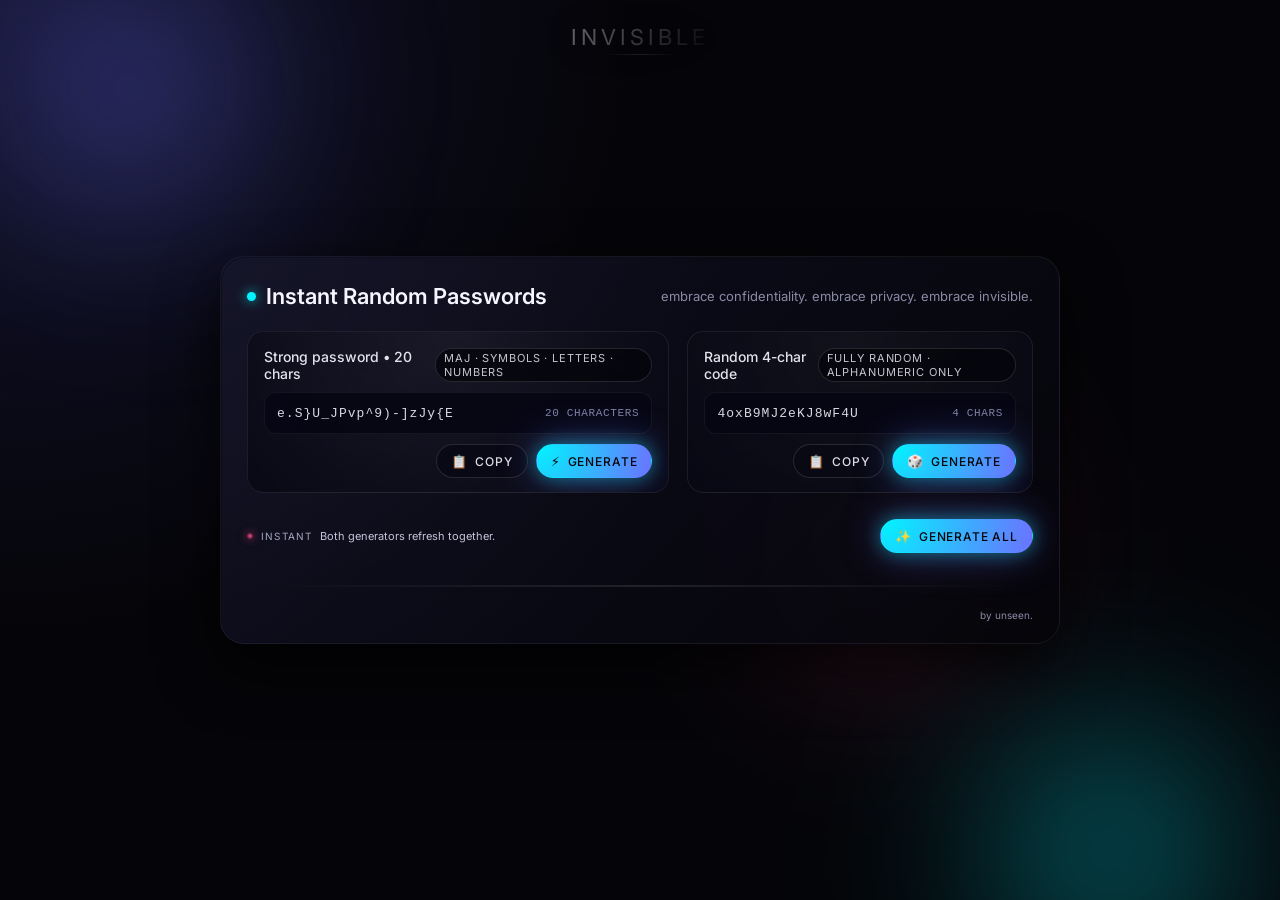
<file: index.html>
<!DOCTYPE html>
<html lang="en">
<head>
  <meta charset="UTF-8" />
  <title>Unseen Passwords</title>
  <meta name="viewport" content="width=device-width, initial-scale=1.0, viewport-fit=cover" />

  <!-- Google Font -->
  <link href="https://fonts.googleapis.com/css2?family=Inter:wght@300;400;500;600;700&display=swap" rel="stylesheet" />

  <style>
    :root {
      --bg-main: #050509;
      --bg-gradient-1: #050509;
      --bg-gradient-2: #101020;
      --accent-1: #6b73ff;
      --accent-2: #00f5ff;
      --accent-danger: #ff4b81;
      --text-main: #f5f5ff;
      --text-muted: #8a8aa5;
      --glass-bg: rgba(12, 12, 25, 0.72);
      --glass-border: rgba(255, 255, 255, 0.08);
      --radius-lg: 24px;
      --radius-md: 16px;
      --transition-fast: 0.18s ease-out;
      --transition-med: 0.28s ease-out;
      --shadow-soft: 0 24px 60px rgba(0, 0, 0, 0.8);
    }

    * {
      box-sizing: border-box;
      margin: 0;
      padding: 0;
    }

    html, body {
      height: 100%;
    }

    body {
      font-family: "Inter", system-ui, -apple-system, BlinkMacSystemFont, sans-serif;
      background: radial-gradient(circle at top left, #141432 0, #050509 40%, #050509 100%);
      color: var(--text-main);
      display: flex;
      align-items: center;
      justify-content: center;
      padding: 20px;
      /* important pour occuper tout l’écran, même en mobile */
      min-height: 100vh;
      /* on laisse défiler si besoin pour éviter les bandes forcées */
      overflow-x: hidden;
      overflow-y: auto;
    }

    /* Subtle animated background blobs (vape-ish) */
    .bg-blur {
      position: fixed;
      inset: 0;
      overflow: hidden;
      z-index: -2;
    }

    .bg-blob {
      position: absolute;
      filter: blur(80px);
      opacity: 0.45;
      mix-blend-mode: screen;
      animation: floatBlob 18s ease-in-out infinite alternate;
    }

    .bg-blob:nth-child(1) {
      width: 420px;
      height: 420px;
      background: radial-gradient(circle, var(--accent-1), transparent 60%);
      top: -120px;
      left: -80px;
    }

    .bg-blob:nth-child(2) {
      width: 420px;
      height: 420px;
      background: radial-gradient(circle, var(--accent-2), transparent 60%);
      bottom: -160px;
      right: -40px;
      animation-delay: 4s;
    }

    .bg-blob:nth-child(3) {
      width: 360px;
      height: 360px;
      background: radial-gradient(circle, #ff4b81, transparent 60%);
      top: 40%;
      left: 55%;
      animation-delay: 8s;
    }

    @keyframes floatBlob {
      0%   { transform: translate3d(0, 0, 0) scale(1); }
      100% { transform: translate3d(40px, -40px, 0) scale(1.05); }
    }

    /* Unseen watermark / logo */
    .watermark {
      position: absolute;
      top: 24px;
      left: 50%;
      transform: translateX(-50%);
      font-size: 22px;
      letter-spacing: 0.18em;
      text-transform: uppercase;
      color: rgba(245, 245, 255, 0.14);
      pointer-events: none;
      user-select: none;
      filter: drop-shadow(0 0 16px rgba(0, 0, 0, 0.8));
    }

    .watermark span {
      background: linear-gradient(120deg, rgba(255, 255, 255, 0.38), rgba(255, 255, 255, 0.02));
      -webkit-background-clip: text;
      background-clip: text;
      color: transparent;
    }

    .watermark::after {
      content: "";
      display: block;
      margin: 4px auto 0;
      width: 72px;
      height: 1px;
      background: linear-gradient(90deg, transparent, rgba(255, 255, 255, 0.25), transparent);
      opacity: 0.4;
    }

    /* Main shell */
    .shell {
      width: 100%;
      max-width: 840px;
      position: relative;
    }

    .card {
      position: relative;
      padding: 26px 26px 22px;
      border-radius: var(--radius-lg);
      background: linear-gradient(135deg, rgba(15, 15, 35, 0.94), rgba(5, 5, 9, 0.92));
      border: 1px solid rgba(255, 255, 255, 0.06);
      box-shadow: var(--shadow-soft);
      backdrop-filter: blur(26px);
      -webkit-backdrop-filter: blur(26px);
      overflow: hidden;
    }

    .card::before {
      content: "";
      position: absolute;
      inset: 1px;
      border-radius: calc(var(--radius-lg) - 1px);
      background: radial-gradient(circle at top left, rgba(255, 255, 255, 0.04), transparent 55%);
      opacity: 0.8;
      pointer-events: none;
    }

    .card-inner {
      position: relative;
      display: flex;
      flex-direction: column;
      gap: 22px;
      z-index: 1;
    }

    .card-header {
      display: flex;
      flex-wrap: wrap;
      align-items: baseline;
      justify-content: space-between;
      gap: 10px;
    }

    .card-title {
      font-size: 22px;
      font-weight: 600;
      display: flex;
      align-items: center;
      gap: 10px;
    }

    .pulse-dot {
      width: 9px;
      height: 9px;
      border-radius: 999px;
      background: var(--accent-2);
      box-shadow: 0 0 12px rgba(0, 245, 255, 0.85);
      animation: pulseDot 1.4s ease-out infinite;
    }

    @keyframes pulseDot {
      0%   { transform: scale(1); opacity: 0.9; }
      70%  { transform: scale(1.6); opacity: 0; }
      100% { transform: scale(1); opacity: 0; }
    }

    .card-subtitle {
      font-size: 13px;
      color: var(--text-muted);
    }

    .rows {
      display: grid;
      grid-template-columns: 1.1fr 0.9fr;
      gap: 18px;
    }

    @media (max-width: 720px) {
      body {
        padding-top: 80px;
        padding-bottom: 40px;
        overflow-x: hidden;
        overflow-y: auto;
      }

      .rows {
        grid-template-columns: 1fr;
      }

      .card {
        padding: 22px 18px 20px;
      }

      .card-title {
        font-size: 19px;
      }
    }

    .panel {
      padding: 16px 16px 14px;
      border-radius: var(--radius-md);
      background: radial-gradient(circle at top, rgba(255, 255, 255, 0.04), rgba(8, 8, 20, 0.9));
      border: 1px solid var(--glass-border);
      backdrop-filter: blur(22px);
      -webkit-backdrop-filter: blur(22px);
      position: relative;
      overflow: hidden;
    }

    .panel::before {
      content: "";
      position: absolute;
      inset: -1px;
      background: linear-gradient(
        135deg,
        rgba(107, 115, 255, 0.12),
        transparent 40%,
        rgba(0, 245, 255, 0.06),
        transparent 80%
      );
      opacity: 0;
      transition: opacity var(--transition-med);
      pointer-events: none;
    }

    .panel:hover::before {
      opacity: 1;
    }

    .panel-header {
      display: flex;
      justify-content: space-between;
      align-items: center;
      margin-bottom: 10px;
      gap: 10px;
    }

    .panel-title {
      font-size: 14px;
      font-weight: 500;
      color: rgba(245, 245, 255, 0.92);
    }

    .chip {
      padding: 2px 8px;
      border-radius: 999px;
      font-size: 11px;
      text-transform: uppercase;
      letter-spacing: 0.08em;
      border: 1px solid rgba(255, 255, 255, 0.12);
      background: rgba(5, 5, 12, 0.8);
      color: rgba(245, 245, 255, 0.8);
    }

    .panel-body {
      display: flex;
      flex-direction: column;
      gap: 10px;
    }

    .output-shell {
      position: relative;
      padding: 10px 12px;
      border-radius: 12px;
      background: rgba(6, 6, 20, 0.88);
      border: 1px solid rgba(255, 255, 255, 0.06);
      font-family: "JetBrains Mono", SFMono-Regular, Menlo, Monaco, Consolas, "Liberation Mono", "Courier New",
        monospace;
      font-size: 13px;
      color: rgba(245, 245, 255, 0.88);
      display: flex;
      align-items: center;
      gap: 10px;
      min-height: 42px;
      overflow: hidden;
    }

    .output-shell[data-empty="true"] {
      color: rgba(172, 172, 190, 0.7);
    }

    .output-text {
      white-space: nowrap;
      overflow: hidden;
      text-overflow: ellipsis;
      flex: 1;
      letter-spacing: 0.08em;
    }

    .output-badge {
      font-size: 11px;
      color: rgba(137, 137, 175, 0.95);
      text-transform: uppercase;
      letter-spacing: 0.06em;
    }

    .controls {
      display: flex;
      justify-content: flex-end;
      gap: 8px;
      flex-wrap: wrap;
    }

    button {
      border: none;
      outline: none;
      cursor: pointer;
      font-family: inherit;
      font-size: 12px;
      font-weight: 500;
      text-transform: uppercase;
      letter-spacing: 0.07em;
      border-radius: 999px;
      padding: 8px 14px;
      display: inline-flex;
      align-items: center;
      gap: 7px;
      position: relative;
      overflow: hidden;
      transition: transform var(--transition-fast), box-shadow var(--transition-fast), background var(--transition-fast),
        border-color var(--transition-fast), color var(--transition-fast);
      background: rgba(10, 10, 26, 0.9);
      border: 1px solid rgba(255, 255, 255, 0.12);
      color: rgba(245, 245, 255, 0.9);
    }

    button span.icon {
      font-size: 13px;
    }

    button.primary {
      background: radial-gradient(circle at top left, var(--accent-2), var(--accent-1));
      border-color: transparent;
      color: #050509;
      box-shadow:
        0 0 18px rgba(0, 245, 255, 0.4),
        0 0 42px rgba(107, 115, 255, 0.45);
    }

    button.primary:hover {
      transform: translateY(-1px);
      box-shadow:
        0 0 26px rgba(0, 245, 255, 0.58),
        0 0 50px rgba(107, 115, 255, 0.6);
    }

    button.secondary {
      background: rgba(10, 10, 22, 0.9);
    }

    button.secondary:hover {
      background: rgba(14, 14, 32, 0.95);
      box-shadow: 0 0 18px rgba(0, 0, 0, 0.7);
      transform: translateY(-1px);
    }

    button:active {
      transform: translateY(0);
      box-shadow: none;
    }

    .copy-toast {
      position: fixed;
      bottom: 22px;
      left: 50%;
      transform: translateX(-50%) translateY(110%);
      padding: 8px 14px;
      border-radius: 999px;
      background: rgba(5, 5, 15, 0.96);
      border: 1px solid rgba(0, 245, 255, 0.42);
      color: rgba(232, 252, 255, 0.95);
      font-size: 11px;
      letter-spacing: 0.08em;
      text-transform: uppercase;
      display: flex;
      align-items: center;
      gap: 6px;
      pointer-events: none;
      opacity: 0;
      z-index: 20;
      box-shadow:
        0 0 20px rgba(0, 245, 255, 0.75),
        0 0 40px rgba(107, 115, 255, 0.75);
      transition: opacity 0.28s ease-out, transform 0.28s ease-out;
    }

    .copy-toast--visible {
      opacity: 1;
      transform: translateX(-50%) translateY(0);
    }

    /* Generate all row */
    .footer-row {
      display: flex;
      align-items: center;
      justify-content: space-between;
      gap: 10px;
      margin-top: 4px;
    }

    .footer-meta {
      display: flex;
      align-items: center;
      gap: 8px;
      font-size: 11px;
      color: var(--text-muted);
    }

    .footer-meta-dot {
      width: 6px;
      height: 6px;
      border-radius: 999px;
      background: radial-gradient(circle, var(--accent-danger), rgba(255, 75, 129, 0));
      box-shadow: 0 0 8px rgba(255, 75, 129, 0.7);
    }

    .footer-meta span.label {
      text-transform: uppercase;
      letter-spacing: 0.12em;
      font-size: 10px;
      color: rgba(183, 183, 210, 0.9);
    }

    .footer-meta span.value {
      color: rgba(216, 216, 240, 0.9);
    }

    .footer-note {
      font-size: 10px;
      color: var(--text-muted);
      text-align: right;
    }

    .footer-note a {
      color: rgba(0, 245, 255, 0.9);
      text-decoration: none;
    }

    .footer-note a:hover {
      text-decoration: underline;
    }

    /* Neon underline bar */
    .neon-bar {
      position: relative;
      margin-top: 10px;
      height: 2px;
      border-radius: 999px;
      background: linear-gradient(90deg, transparent, rgba(255, 255, 255, 0.15), transparent);
      overflow: hidden;
      opacity: 0.7;
    }

    .neon-bar::before {
      content: "";
      position: absolute;
      top: -2px;
      left: -40%;
      width: 40%;
      height: 6px;
      background: linear-gradient(90deg, transparent, var(--accent-2), var(--accent-1), transparent);
      filter: blur(4px);
      animation: sweep 3.2s linear infinite;
    }

    @keyframes sweep {
      0%   { left: -40%; }
      100% { left: 100%; }
    }

    /* Micro keyframes for appearance */
    .fade-in {
      animation: fadeInUp 0.6s ease-out;
    }

    @keyframes fadeInUp {
      0% {
        opacity: 0;
        transform: translateY(12px) scale(0.98);
      }
      100% {
        opacity: 1;
        transform: translateY(0) scale(1);
      }
    }

    .output-shell.bump {
      animation: bump 0.25s ease-out;
    }

    @keyframes bump {
      0%   { transform: scale(1); }
      40%  { transform: scale(1.03); }
      100% { transform: scale(1); }
    }
  </style>
</head>
<body>
  <div class="bg-blur">
    <div class="bg-blob"></div>
    <div class="bg-blob"></div>
    <div class="bg-blob"></div>
  </div>

  <!-- Invisible / subtle UNSEEN display at top -->
  <div class="watermark">
    <span>Invisible</span>
  </div>

  <main class="shell fade-in" aria-label="Unseen password generator">
    <section class="card" role="region">
      <div class="card-inner">
        <header class="card-header">
          <div class="card-title">
            <div class="pulse-dot" aria-hidden="true"></div>
            <span>Instant Random Passwords</span>
          </div>
          <div class="card-subtitle">
            embrace confidentiality. embrace privacy. embrace invisible.
          </div>
        </header>

        <div class="rows">
          <!-- 20-character strong password -->
          <article class="panel" aria-label="20 character strong password">
            <div class="panel-header">
              <h2 class="panel-title">Strong password • 20 chars</h2>
              <span class="chip">Maj · symbols · letters · numbers</span>
            </div>

            <div class="panel-body">
              <div class="output-shell" id="strong-output" data-empty="true" aria-live="polite">
                <div class="output-text" id="strong-text">Click generate to create a strong password.</div>
                <div class="output-badge">20 characters</div>
              </div>

              <div class="controls">
                <button class="secondary" type="button" id="strong-copy">
                  <span class="icon">📋</span>
                  <span>COPY</span>
                </button>
                <button class="primary" type="button" id="strong-generate">
                  <span class="icon">⚡</span>
                  <span>GENERATE</span>
                </button>
              </div>
            </div>
          </article>

          <!-- 4-character alphanumeric code -->
          <article class="panel" aria-label="4 character alphanumeric code">
            <div class="panel-header">
              <h2 class="panel-title">Random 4-char code</h2>
              <span class="chip">Fully random · alphanumeric only</span>
            </div>

            <div class="panel-body">
              <div class="output-shell" id="short-output" data-empty="true" aria-live="polite">
                <div class="output-text" id="short-text">Click generate for a 4-character code.</div>
                <div class="output-badge">4 chars</div>
              </div>

              <div class="controls">
                <button class="secondary" type="button" id="short-copy">
                  <span class="icon">📋</span>
                  <span>COPY</span>
                </button>
                <button class="primary" type="button" id="short-generate">
                  <span class="icon">🎲</span>
                  <span>GENERATE</span>
                </button>
              </div>
            </div>
          </article>
        </div>

        <!-- Generate all + footer -->
        <div class="footer-row">
          <div class="footer-meta">
            <div class="footer-meta-dot"></div>
            <span class="label">Instant</span>
            <span class="value">Both generators refresh together.</span>
          </div>

          <button class="primary" type="button" id="generate-all">
            <span class="icon">✨</span>
            <span>GENERATE ALL</span>
          </button>
        </div>

        <div class="neon-bar"></div>

        <p class="footer-note">
          by unseen.
        </p>
      </div>
    </section>
  </main>

  <!-- Copy toast -->
  <div class="copy-toast" id="copy-toast">
    <span class="icon">✓</span>
    <span>COPIED</span>
  </div>

  <script>
    // Character sets
    const upper = "ABCDEFGHIJKLMNOPQRSTUVWXYZ";
    const lower = "abcdefghijklmnopqrstuvwxyz";
    const numbers = "0123456789";
    const symbols = "!@#$%^&*()-_=+[]{};:,.<>/?";

    const alphaNum = upper + lower + numbers;

    const strongOutput = document.getElementById("strong-output");
    const strongText = document.getElementById("strong-text");
    const shortOutput = document.getElementById("short-output");
    const shortText = document.getElementById("short-text");

    const strongGenerateBtn = document.getElementById("strong-generate");
    const strongCopyBtn = document.getElementById("strong-copy");
    const shortGenerateBtn = document.getElementById("short-generate");
    const shortCopyBtn = document.getElementById("short-copy");
    const generateAllBtn = document.getElementById("generate-all");

    const copyToast = document.getElementById("copy-toast");
    let copyToastTimeout;

    function getRandomChar(str) {
      const index = Math.floor(Math.random() * str.length);
      return str.charAt(index);
    }

    // Generates a 20-character password including upper, lower, numbers, and symbols
    function generateStrongPassword() {
      const length = 20;
      const allChars = upper + lower + numbers + symbols;

      // Ensure at least one of each category
      let passwordChars = [
        getRandomChar(upper),
        getRandomChar(lower),
        getRandomChar(numbers),
        getRandomChar(symbols),
      ];

      while (passwordChars.length < length) {
        passwordChars.push(getRandomChar(allChars));
      }

      // Shuffle
      for (let i = passwordChars.length - 1; i > 0; i--) {
        const j = Math.floor(Math.random() * (i + 1));
        [passwordChars[i], passwordChars[j]] = [passwordChars[j], passwordChars[i]];
      }

      return passwordChars.join("");
    }

    // Generates a fully random 4-char alphanumeric code (letters and/or numbers, not forced)
    function generateShortCode() {
      const length = 16;
      let code = "";
      for (let i = 0; i < length; i++) {
        code += getRandomChar(alphaNum);
      }
      return code;
    }

    function animateOutput(el) {
      el.classList.remove("bump");
      // Force reflow
      void el.offsetWidth;
      el.classList.add("bump");
    }

    function showCopyToast() {
      if (copyToastTimeout) {
        clearTimeout(copyToastTimeout);
      }
      copyToast.classList.add("copy-toast--visible");
      copyToastTimeout = setTimeout(() => {
        copyToast.classList.remove("copy-toast--visible");
      }, 1600);
    }

    async function copyToClipboard(text) {
      if (!text || !text.trim()) return;
      try {
        await navigator.clipboard.writeText(text);
        showCopyToast();
      } catch (err) {
        console.error("Clipboard error:", err);
      }
    }

    function updateStrong() {
      const pwd = generateStrongPassword();
      strongOutput.dataset.empty = "false";
      strongText.textContent = pwd;
      animateOutput(strongOutput);
    }

    function updateShort() {
      const code = generateShortCode();
      shortOutput.dataset.empty = "false";
      shortText.textContent = code;
      animateOutput(shortOutput);
    }

    // Event listeners
    strongGenerateBtn.addEventListener("click", updateStrong);
    shortGenerateBtn.addEventListener("click", updateShort);

    generateAllBtn.addEventListener("click", () => {
      updateStrong();
      updateShort();
    });

    strongCopyBtn.addEventListener("click", () => {
      copyToClipboard(strongText.textContent);
    });

    shortCopyBtn.addEventListener("click", () => {
      copyToClipboard(shortText.textContent);
    });

    // Instant mode: generate on load
    window.addEventListener("load", () => {
      updateStrong();
      updateShort();
    });
  </script>
</body>
</html>
</file>
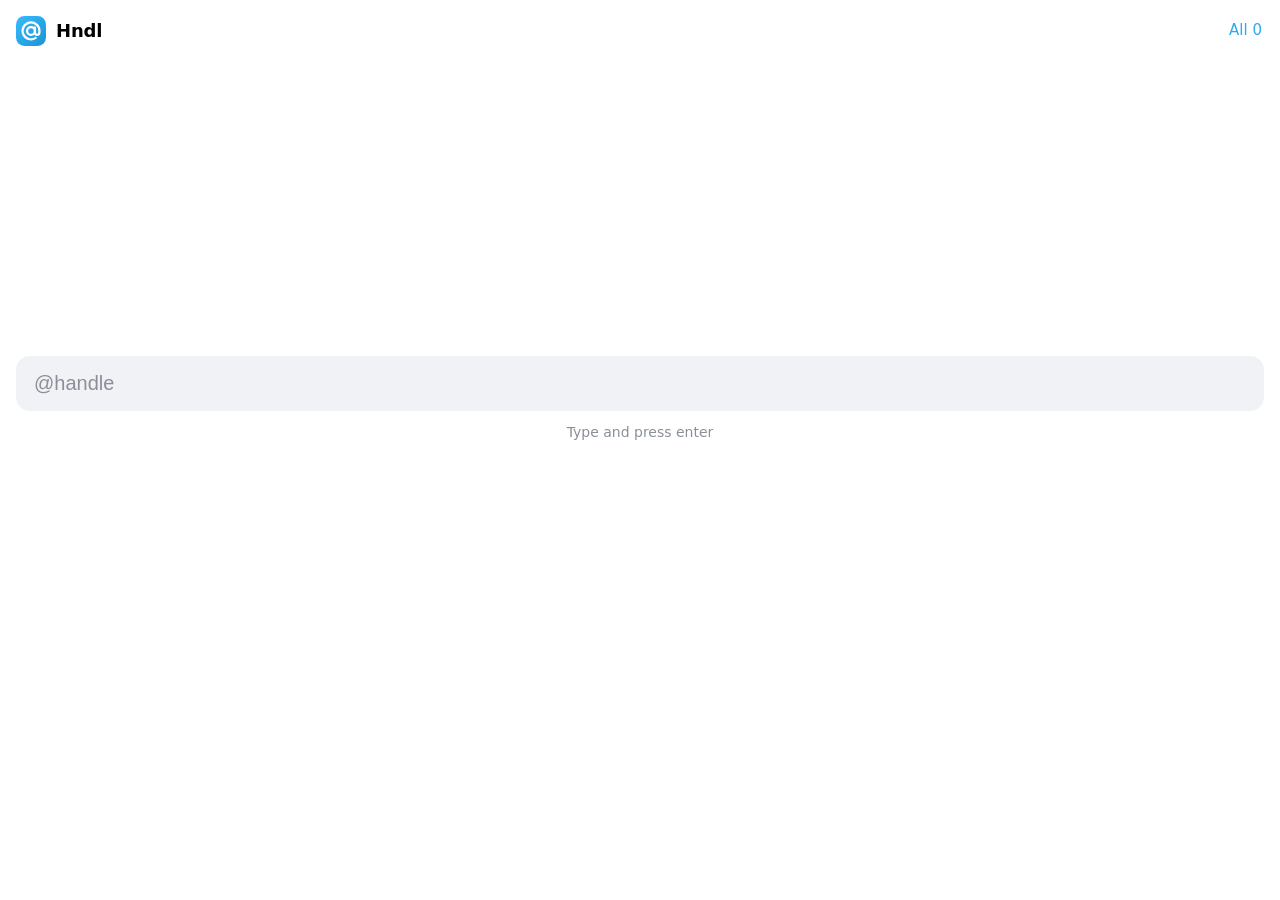
<file: hndl/index.html>
<!doctype html><html lang="en"><head><meta charset="utf-8"><meta name="viewport" content="width=device-width,initial-scale=1,viewport-fit=cover,user-scalable=no"><meta name="theme-color" content="#17212b"><meta name="apple-mobile-web-app-status-bar-style" content="default"><link rel="apple-touch-icon" href="icon.png"><link rel="icon" href="icon.png">
<title>Hndl</title>
<meta name="apple-mobile-web-app-capable" content="yes">
<meta name="apple-mobile-web-app-title" content="Hndl">
<style>[hidden]{display:none!important}*{box-sizing:border-box}body{margin:0;padding-top:env(safe-area-inset-top,0px);padding-bottom:env(safe-area-inset-bottom,0px)}

/* one-screen app: input view + list view, Telegram-like */
:root{--bg:#fff;--bg2:#f1f2f6;--fg:#000;--mut:#8a8f98;--acc:#2aabee;--line:#e6e8ec;--ok:#31b545}
@media (prefers-color-scheme:dark){:root:not([data-theme="light"]){--bg:#17212b;--bg2:#0e1621;--fg:#f5f5f5;--mut:#708499;--acc:#5eb5f7;--line:#22303d;color-scheme:dark}}
:root[data-theme="dark"]{--bg:#17212b;--bg2:#0e1621;--fg:#f5f5f5;--mut:#708499;--acc:#5eb5f7;--line:#22303d;color-scheme:dark}
html,body{height:100%}
body{background:var(--bg);color:var(--fg);font:16px/1.4 -apple-system,BlinkMacSystemFont,"SF Pro Text",system-ui,sans-serif;-webkit-tap-highlight-color:transparent;display:flex;flex-direction:column;padding-left:max(16px,env(safe-area-inset-left,0px));padding-right:max(16px,env(safe-area-inset-right,0px));overflow:hidden}
header{display:flex;align-items:center;justify-content:space-between;padding-block:14px}
.brand{display:flex;align-items:center;gap:10px;font-weight:600;font-size:18px;letter-spacing:-.01em}
.brand svg{width:30px;height:30px;display:block}
button{font:inherit;color:inherit;background:none;border:0;cursor:pointer}
button:focus-visible,input:focus-visible{outline:2px solid var(--acc);outline-offset:2px}
.nav{color:var(--acc);font-size:15px;padding:6px 2px;font-variant-numeric:tabular-nums}
main{flex:1;min-height:0;display:flex;flex-direction:column}
#add{flex:1;display:flex;flex-direction:column;justify-content:center;gap:12px;padding-bottom:18vh}
#in{width:100%;border:0;background:var(--bg2);color:var(--fg);font-size:20px;padding:16px 18px;border-radius:14px;outline:0}
#in::placeholder{color:var(--mut)}
#msg{text-align:center;color:var(--mut);font-size:14px;min-height:20px;transition:color .2s}
#msg.ok{color:var(--ok)}
#list{flex:1;min-height:0;display:flex;flex-direction:column}
#q{width:100%;border:0;background:var(--bg2);color:var(--fg);font-size:16px;padding:10px 14px;border-radius:10px;outline:0;margin-bottom:6px}
ul{list-style:none;margin:0;padding:0;overflow-y:auto;flex:1;-webkit-overflow-scrolling:touch}
li{display:flex;align-items:center;border-bottom:1px solid var(--line)}
li .h{flex:1;min-width:0;text-align:left;padding:15px 2px;font-size:17px;overflow:hidden;text-overflow:ellipsis;white-space:nowrap}
li .h.c{color:var(--ok)}
li .x{color:var(--mut);padding:10px 4px 10px 14px;font-size:20px;line-height:1}
.empty{color:var(--mut);text-align:center;padding:40px 0;font-size:15px}
</style></head><body>

<header>
  <div class="brand">
    <svg viewBox="0 0 32 32" aria-hidden="true"><defs><linearGradient id="g" x1="0" y1="0" x2="1" y2="1"><stop offset="0" stop-color="#37bbfe"/><stop offset="1" stop-color="#1d93d2"/></linearGradient></defs><rect width="32" height="32" rx="9" fill="url(#g)"/><circle cx="16" cy="16" r="4.2" fill="none" stroke="#fff" stroke-width="2.4"/><path d="M20.2 12v5.6c0 1.6 1 2.6 2.4 2.6s2.4-1 2.4-3.4V16a9 9 0 1 0-4 7.4" fill="none" stroke="#fff" stroke-width="2.4" stroke-linecap="round"/></svg>
    Hndl
  </div>
  <button class="nav" id="tog">All <span id="n">0</span></button>
</header>

<main>
  <section id="add">
    <input id="in" placeholder="@handle" autocomplete="off" autocapitalize="off" autocorrect="off" spellcheck="false" enterkeyhint="done">
    <div id="msg">Type and press enter</div>
  </section>
  <section id="list" hidden>
    <input id="q" placeholder="Search" autocomplete="off" autocapitalize="off" spellcheck="false">
    <ul id="ul"></ul>
  </section>
</main>

<script>
const $=id=>document.getElementById(id),K='hndl';
let items=[],db=null,col=null;
try{items=JSON.parse(localStorage.getItem(K))||[]}catch(e){}
const save=()=>{try{localStorage.setItem(K,JSON.stringify(items))}catch(e){}};
const norm=s=>{s=s.trim().replace(/^https?:\/\/(t\.me|telegram\.me)\//i,'').replace(/\s+/g,'');if(!s)return'';return s[0]=='@'?s:'@'+s};
const key=h=>h.toLowerCase().replace(/[^a-z0-9_]/g,'_').slice(0,80)||'_';

function render(){
  $('n').textContent=items.length;
  if($('list').hidden)return;
  const q=$('q').value.trim().toLowerCase(),ul=$('ul');
  const v=items.filter(i=>!q||i.h.toLowerCase().includes(q));
  ul.textContent='';
  if(!v.length){ul.innerHTML='<li class="empty" style="border:0;display:block">'+(items.length?'No match':'Nothing saved yet')+'</li>';return}
  const f=document.createDocumentFragment();
  for(const i of v){
    const li=document.createElement('li');
    const b=document.createElement('button');b.className='h';b.textContent=i.h;b.onclick=()=>copy(i.h,b);
    const x=document.createElement('button');x.className='x';x.textContent='×';x.setAttribute('aria-label','Delete '+i.h);x.onclick=()=>del(i.h);
    li.append(b,x);f.append(li);
  }
  ul.append(f);
}
function copy(t,b){
  const done=()=>{b.classList.add('c');b.textContent='Copied';setTimeout(()=>{b.classList.remove('c');b.textContent=t},700)};
  if(navigator.clipboard)navigator.clipboard.writeText(t).then(done,()=>fallback(t,done));else fallback(t,done);
}
function fallback(t,done){const a=document.createElement('textarea');a.value=t;a.style.position='fixed';a.style.opacity='0';document.body.append(a);a.select();try{document.execCommand('copy');done()}catch(e){}a.remove()}
function del(h){items=items.filter(i=>i.h!==h);save();render();col&&col.doc(key(h)).delete().catch(()=>{})}
function add(raw){
  const h=norm(raw),m=$('msg');if(!h)return;
  if(items.some(i=>i.h.toLowerCase()==h.toLowerCase())){m.className='';m.textContent=h+' already saved';return}
  const it={h,t:Date.now()};items.unshift(it);save();render();
  m.className='ok';m.textContent='Saved '+h;clearTimeout(add.t);add.t=setTimeout(()=>{m.className='';m.textContent='Type and press enter'},1400);
  col&&col.doc(key(h)).set(it).catch(()=>{});
}
$('in').addEventListener('keydown',e=>{if(e.key=='Enter'){e.preventDefault();add(e.target.value);e.target.value=''}});
$('q').addEventListener('input',render);
$('tog').onclick=()=>{const l=$('list').hidden;$('list').hidden=!l;$('add').hidden=l;$('tog').firstChild.textContent=l?'Add ':'All ';$('n').hidden=l;if(l){$('q').value='';render()}else $('in').focus()};
render();$('in').focus();

/* sync to your private cloud store when available */
(async()=>{try{
  if(!window.claude)return;
  const [d,u]=await Promise.all([claude.use('db'),claude.use('user')]);if(!d||!u)return;
  const id=await u.id();if(!id)return;
  col=d.collection('data/users/'+id);
  col.orderBy('t','desc').onSnapshot(s=>{
    const remote=s.docs.map(x=>x.data()).filter(x=>x&&x.h);
    const seen=new Set(remote.map(x=>x.h.toLowerCase()));
    const local=items.filter(i=>!seen.has(i.h.toLowerCase()));
    if(s.metadata&&!s.metadata.fromCache)local.forEach(i=>col.doc(key(i.h)).set(i).catch(()=>{}));
    items=[...remote,...local].sort((a,b)=>b.t-a.t);save();render();
  },()=>{});
}catch(e){}})();
</script>
</body></html>
</file>
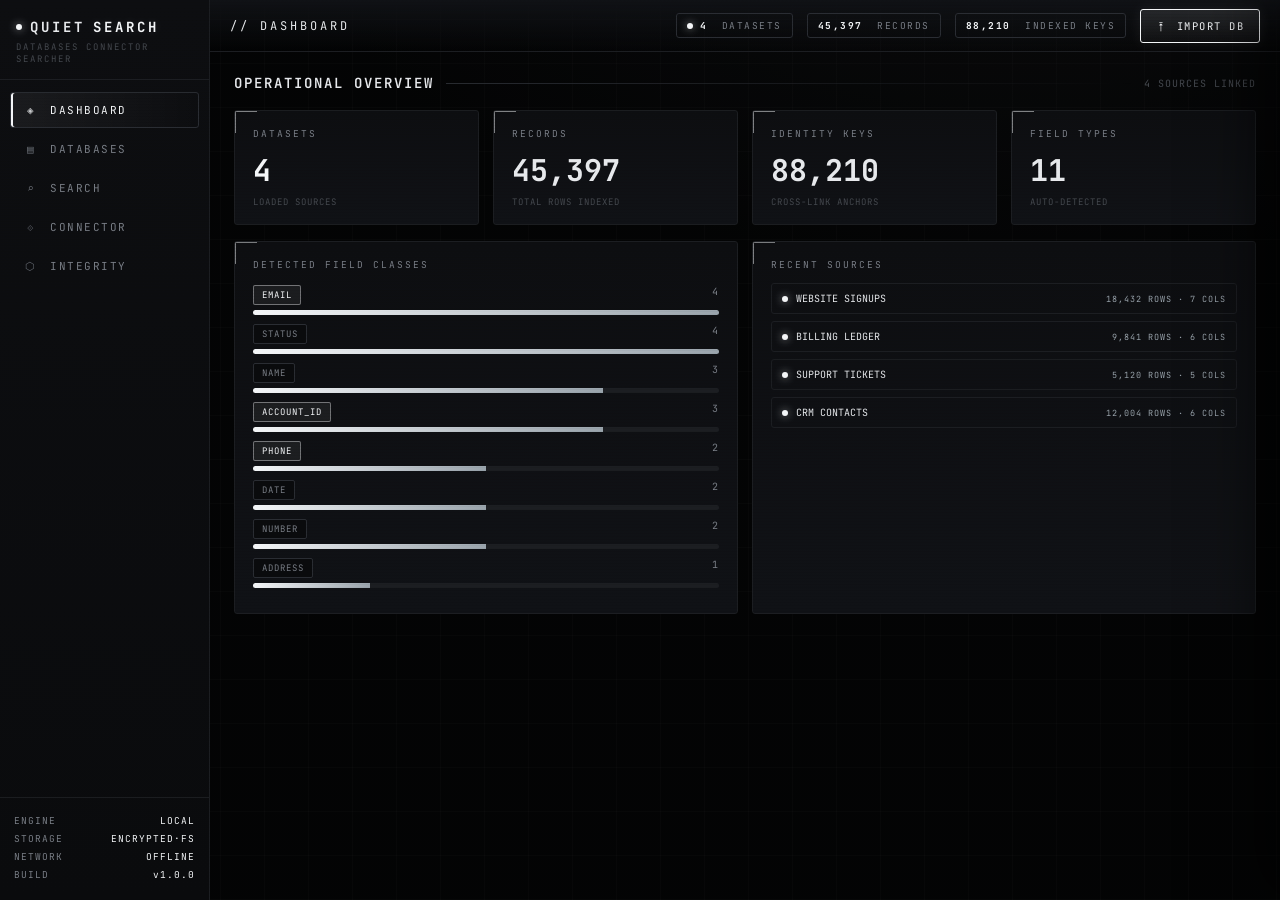
<file: app/web/index.html>
<!DOCTYPE html>
<html lang="en">
<head>
<meta charset="UTF-8"/>
<meta name="viewport" content="width=device-width,initial-scale=1"/>
<title>QUIET SEARCH</title>
<link href="https://fonts.googleapis.com/css2?family=Inter:wght@300;400;500;600;700&family=JetBrains+Mono:wght@400;500;700&display=swap" rel="stylesheet"/>
<link rel="stylesheet" href="style.css"/>
</head>
<body>
<div class="app">
  <!-- SIDEBAR -->
  <aside class="side">
    <div class="brand">
      <div class="mark"><span class="dot"></span>QUIET <b>SEARCH</b></div>
      <div class="sub">Databases Connector Searcher</div>
    </div>
    <nav class="nav" id="nav">
      <button data-view="dash" class="on"><span class="ic">◈</span>Dashboard</button>
      <button data-view="db"><span class="ic">▤</span>Databases</button>
      <button data-view="search"><span class="ic">⌕</span>Search</button>
      <button data-view="conn"><span class="ic">⟐</span>Connector</button>
      <button data-view="integ"><span class="ic">⬡</span>Integrity</button>
    </nav>
    <div class="sysbox">
      <div class="row"><span class="k">ENGINE</span><span class="v">LOCAL</span></div>
      <div class="row"><span class="k">STORAGE</span><span class="v">ENCRYPTED·FS</span></div>
      <div class="row"><span class="k">NETWORK</span><span class="v">OFFLINE</span></div>
      <div class="row"><span class="k">BUILD</span><span class="v" id="ver">v1.0.0</span></div>
    </div>
  </aside>

  <!-- MAIN -->
  <main class="main">
    <div class="topbar">
      <div class="title">// <span id="crumb">DASHBOARD</span> <span class="tag" id="crumbTag"></span></div>
      <div class="spacer"></div>
      <div class="pill"><span class="dot"></span><b id="pStat">0</b>&nbsp;DATASETS</div>
      <div class="pill"><b id="pRec">0</b>&nbsp;RECORDS</div>
      <div class="pill"><b id="pIdx">0</b>&nbsp;INDEXED KEYS</div>
      <button class="btn primary" id="importBtn"><span>⭱</span> Import DB</button>
    </div>
    <section class="view" id="view"></section>
  </main>
</div>

<!-- record drawer -->
<div class="drawer" id="drawer">
  <div class="dh"><h3 id="drawerTitle">RECORD</h3><button class="xbtn" id="drawerX">✕</button></div>
  <div class="db" id="drawerBody"></div>
</div>

<div class="toast-wrap" id="toasts"></div>
<div class="scan"></div>
<script src="app.js"></script>
</body>
</html>
</file>
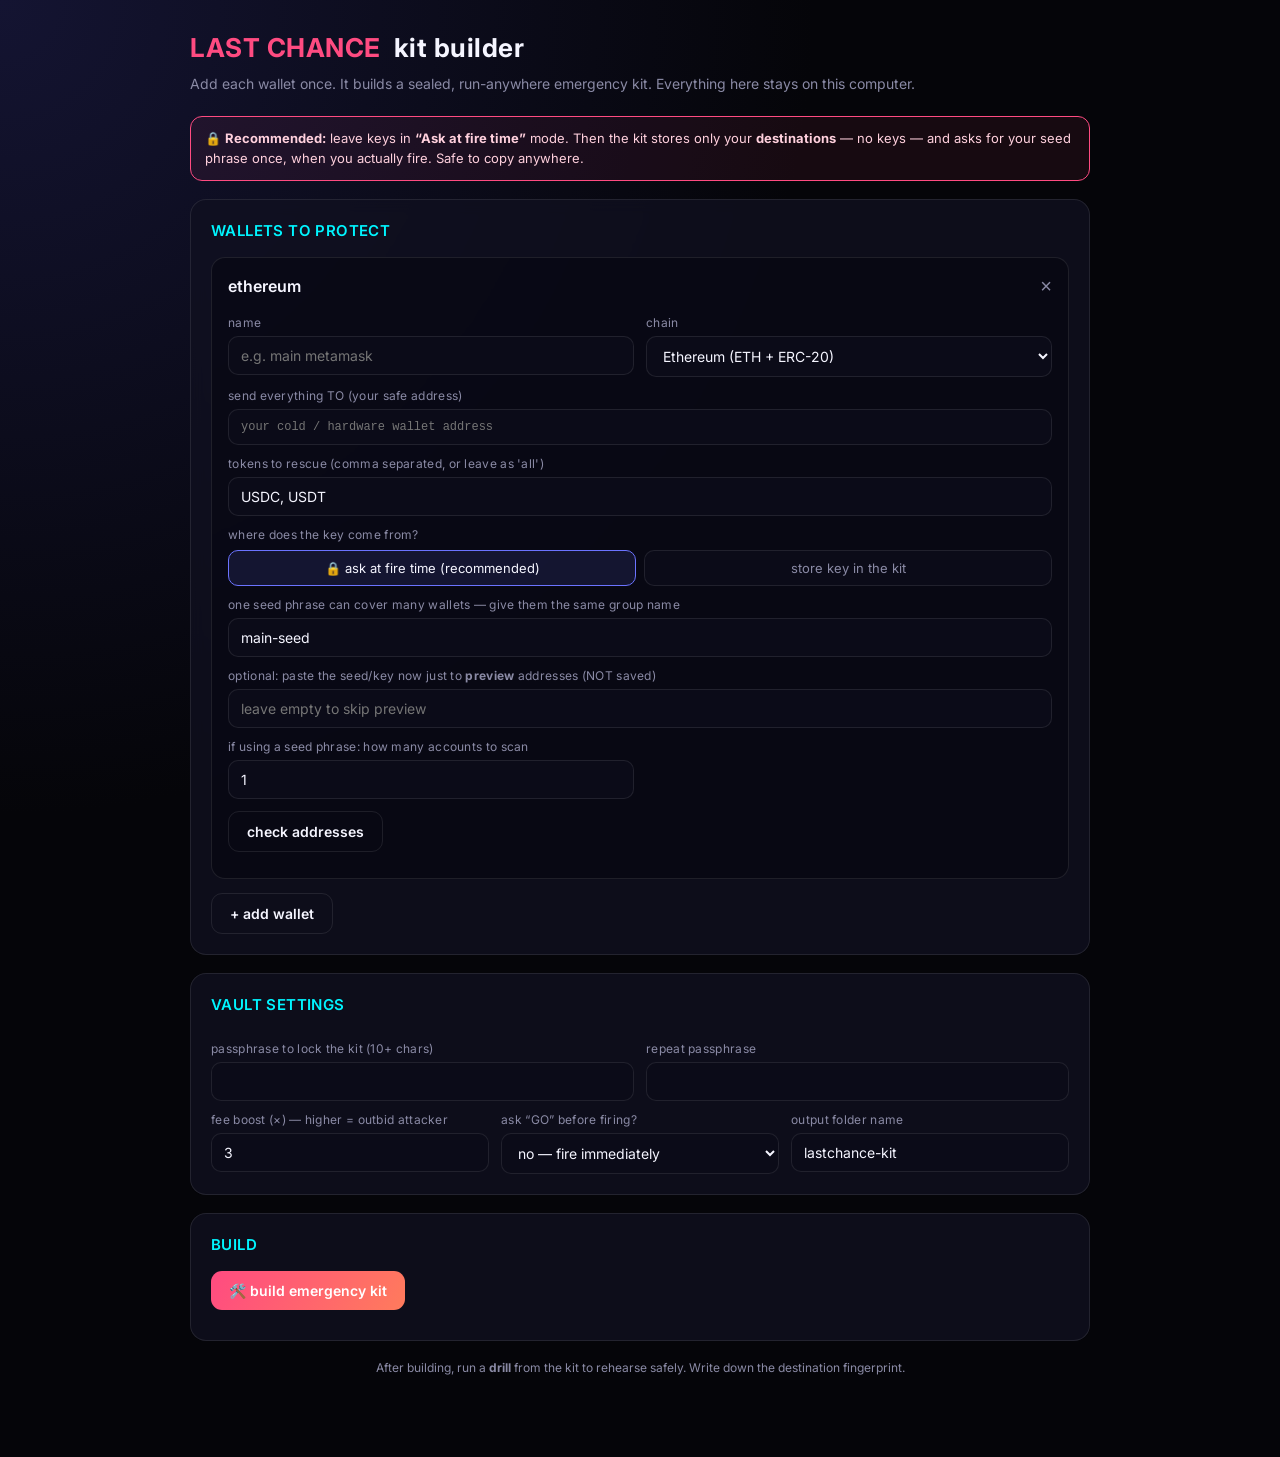
<file: lastchance/lastchance/web/dashboard.html>
<!DOCTYPE html>
<html lang="en">
<head>
<meta charset="UTF-8" />
<meta name="viewport" content="width=device-width, initial-scale=1.0" />
<title>LAST CHANCE — kit builder</title>
<link href="https://fonts.googleapis.com/css2?family=Inter:wght@300;400;500;600;700&display=swap" rel="stylesheet" />
<style>
  :root{
    --bg:#050509; --bg2:#101020; --card:rgba(16,16,32,.75); --border:rgba(255,255,255,.09);
    --a1:#6b73ff; --a2:#00f5ff; --danger:#ff4b81; --ok:#28e0a8; --warn:#ffcf5c;
    --text:#f5f5ff; --muted:#8a8aa5; --radius:16px;
  }
  *{box-sizing:border-box;margin:0;padding:0}
  body{font-family:Inter,system-ui,sans-serif;background:radial-gradient(circle at top left,#141432 0,#050509 42%,#050509);
       color:var(--text);min-height:100vh;padding:28px 16px 80px;line-height:1.5}
  .wrap{max-width:900px;margin:0 auto}
  h1{font-weight:700;font-size:26px;letter-spacing:.5px}
  h1 .lc{color:var(--danger)}
  .sub{color:var(--muted);margin:6px 0 22px;font-size:14px}
  .card{background:var(--card);border:1px solid var(--border);border-radius:var(--radius);
        padding:20px;margin-bottom:18px;backdrop-filter:blur(8px)}
  .card h2{font-size:15px;font-weight:600;margin-bottom:14px;color:var(--a2);letter-spacing:.4px;text-transform:uppercase}
  label{display:block;font-size:12px;color:var(--muted);margin:10px 0 4px;letter-spacing:.3px}
  input,select{width:100%;background:#0b0b18;border:1px solid var(--border);border-radius:10px;
        color:var(--text);padding:10px 12px;font-family:inherit;font-size:14px;outline:none}
  input:focus,select:focus{border-color:var(--a1)}
  .row{display:grid;grid-template-columns:1fr 1fr;gap:12px}
  .row3{display:grid;grid-template-columns:1fr 1fr 1fr;gap:12px}
  .btn{background:linear-gradient(120deg,var(--a1),var(--a2));color:#06060e;border:none;border-radius:11px;
        padding:11px 18px;font-weight:600;font-size:14px;cursor:pointer;font-family:inherit}
  .btn:hover{opacity:.9}
  .btn.ghost{background:transparent;border:1px solid var(--border);color:var(--text)}
  .btn.danger{background:linear-gradient(120deg,var(--danger),#ff7b5c);color:#fff}
  .btn:disabled{opacity:.5;cursor:not-allowed}
  .wallet{border:1px solid var(--border);border-radius:14px;padding:16px;margin-bottom:14px;background:rgba(8,8,18,.6)}
  .wallet .head{display:flex;justify-content:space-between;align-items:center;margin-bottom:6px}
  .wallet .head .name{font-weight:600}
  .x{background:none;border:none;color:var(--muted);cursor:pointer;font-size:20px;line-height:1}
  .x:hover{color:var(--danger)}
  .pill{display:inline-block;font-size:11px;padding:2px 8px;border-radius:20px;border:1px solid var(--border);color:var(--muted)}
  .seg{display:flex;gap:8px;margin-top:6px}
  .seg button{flex:1;background:#0b0b18;border:1px solid var(--border);color:var(--muted);border-radius:10px;
        padding:9px;cursor:pointer;font-family:inherit;font-size:13px}
  .seg button.on{border-color:var(--a1);color:var(--text);background:rgba(107,115,255,.12)}
  .note{font-size:12px;color:var(--muted);margin-top:8px}
  .result{font-size:13px;margin-top:10px;white-space:pre-wrap;word-break:break-all}
  .addr{font-family:ui-monospace,Menlo,monospace;font-size:12px;color:var(--a2)}
  .bad{color:var(--danger)} .good{color:var(--ok)} .warnc{color:var(--warn)}
  .hide{display:none}
  .foot{color:var(--muted);font-size:12px;text-align:center;margin-top:18px}
  .banner{border:1px solid var(--danger);border-radius:12px;padding:12px 14px;margin-bottom:18px;
        font-size:13px;color:#ffd0dd;background:rgba(255,75,129,.07)}
</style>
</head>
<body>
<div class="wrap">
  <h1><span class="lc">LAST&nbsp;CHANCE</span> &nbsp;kit builder</h1>
  <p class="sub">Add each wallet once. It builds a sealed, run-anywhere emergency kit. Everything here stays on this computer.</p>

  <div class="banner">🔒 <b>Recommended:</b> leave keys in <b>“Ask at fire time”</b> mode. Then the kit stores only your
  <b>destinations</b> — no keys — and asks for your seed phrase once, when you actually fire. Safe to copy anywhere.</div>

  <div class="card">
    <h2>Wallets to protect</h2>
    <div id="wallets"></div>
    <button class="btn ghost" onclick="addWallet()">+ add wallet</button>
  </div>

  <div class="card">
    <h2>Vault settings</h2>
    <div class="row">
      <div><label>passphrase to lock the kit (10+ chars)</label><input id="pass" type="password" autocomplete="new-password"></div>
      <div><label>repeat passphrase</label><input id="pass2" type="password" autocomplete="new-password"></div>
    </div>
    <div class="row3">
      <div><label>fee boost (×) — higher = outbid attacker</label><input id="boost" type="number" value="3" min="1" step="0.5"></div>
      <div><label>ask “GO” before firing?</label>
        <select id="confirm"><option value="false">no — fire immediately</option><option value="true">yes — type GO first</option></select></div>
      <div><label>output folder name</label><input id="outdir" value="lastchance-kit"></div>
    </div>
  </div>

  <div class="card">
    <h2>Build</h2>
    <button class="btn danger" id="buildBtn" onclick="build()">🛠️  build emergency kit</button>
    <div class="result" id="buildResult"></div>
  </div>

  <p class="foot">After building, run a <b>drill</b> from the kit to rehearse safely. Write down the destination fingerprint.</p>
</div>

<script>
const T = new URLSearchParams(location.search).get('t');
const CHAINS = [
  ['ethereum','Ethereum (ETH + ERC-20)',true],['bsc','BNB Smart Chain (BNB + BEP-20)',true],
  ['polygon','Polygon',true],['arbitrum','Arbitrum',true],['base','Base',true],['optimism','Optimism',true],
  ['avalanche','Avalanche',true],['bitcoin','Bitcoin (BTC)',false],['litecoin','Litecoin (LTC)',false],
  ['dogecoin','Dogecoin (DOGE)',false],['solana','Solana (SOL + SPL)','sol'],['tron','TRON (TRX + TRC-20)',true],
  ['xrp','XRP',false]
];
const TOKEN_CHAINS = new Set(['ethereum','bsc','polygon','arbitrum','base','optimism','avalanche','tron']);
let seq = 0;
const wallets = {};

function opt(c){return CHAINS.map(([v,l])=>`<option value="${v}" ${v===c?'selected':''}>${l}</option>`).join('')}

function addWallet(preset){
  const id = 'w'+(seq++);
  wallets[id] = {mode:'ask'};
  const el = document.createElement('div');
  el.className='wallet'; el.id=id;
  el.innerHTML = `
    <div class="head"><span class="name" id="${id}-title">new wallet</span>
      <button class="x" onclick="delWallet('${id}')">&times;</button></div>
    <div class="row">
      <div><label>name</label><input id="${id}-name" placeholder="e.g. main metamask" oninput="refresh('${id}')"></div>
      <div><label>chain</label><select id="${id}-chain" onchange="refresh('${id}')">${opt('ethereum')}</select></div>
    </div>
    <label>send everything TO (your safe address)</label>
    <input id="${id}-to" class="addr" placeholder="your cold / hardware wallet address" oninput="refresh('${id}')">
    <div id="${id}-tokens-box"><label>tokens to rescue (comma separated, or leave as 'all')</label>
      <input id="${id}-tokens" placeholder="USDC, USDT" value="USDC, USDT"></div>
    <label>where does the key come from?</label>
    <div class="seg">
      <button type="button" id="${id}-m-ask" class="on" onclick="setMode('${id}','ask')">🔒 ask at fire time (recommended)</button>
      <button type="button" id="${id}-m-store" onclick="setMode('${id}','store')">store key in the kit</button>
    </div>
    <div id="${id}-askbox">
      <label>one seed phrase can cover many wallets — give them the same group name</label>
      <input id="${id}-ask" value="main-seed" oninput="refresh('${id}')">
      <label>optional: paste the seed/key now just to <b>preview</b> addresses (NOT saved)</label>
      <input id="${id}-preview" type="password" placeholder="leave empty to skip preview">
    </div>
    <div id="${id}-storebox" class="hide">
      <label>seed phrase (12/24 words) or private key — WILL be stored encrypted in the kit</label>
      <input id="${id}-secret" type="password" placeholder="word1 word2 ... / 0x... / WIF / base58">
    </div>
    <div id="${id}-adv" class="row"></div>
    <div style="margin-top:12px"><button class="btn ghost" onclick="preview('${id}')">check addresses</button></div>
    <div class="result" id="${id}-res"></div>`;
  document.getElementById('wallets').appendChild(el);
  refresh(id);
}

function delWallet(id){ delete wallets[id]; document.getElementById(id).remove(); }

function setMode(id,m){
  wallets[id].mode=m;
  document.getElementById(id+'-m-ask').classList.toggle('on',m==='ask');
  document.getElementById(id+'-m-store').classList.toggle('on',m==='store');
  document.getElementById(id+'-askbox').classList.toggle('hide',m!=='ask');
  document.getElementById(id+'-storebox').classList.toggle('hide',m!=='store');
}

function refresh(id){
  const chain = document.getElementById(id+'-chain').value;
  const name = document.getElementById(id+'-name').value || chain;
  document.getElementById(id+'-title').textContent = name;
  document.getElementById(id+'-tokens-box').style.display = TOKEN_CHAINS.has(chain) ? '' :
      (chain==='solana' ? '' : 'none');
  if(chain==='solana'){ document.getElementById(id+'-tokens').value = document.getElementById(id+'-tokens').value || 'all'; }
  // advanced fields: accounts (evm/tron via seed) or scan (utxo via seed)
  const adv = document.getElementById(id+'-adv');
  const evm = ['ethereum','bsc','polygon','arbitrum','base','optimism','avalanche','tron'].includes(chain);
  const utxo = ['bitcoin','litecoin','dogecoin'].includes(chain);
  adv.innerHTML = evm ? `<div><label>if using a seed phrase: how many accounts to scan</label>
       <input id="${id}-accounts" type="number" value="1" min="1"></div><div></div>`
    : utxo ? `<div><label>if using a seed phrase: addresses to scan per type</label>
       <input id="${id}-scan" type="number" value="10" min="1"></div><div></div>` : '';
}

function detect(sec){ const w=sec.trim().split(/\s+/); return (w.length>=12 && w.every(x=>/^[a-zA-Z]+$/.test(x))); }

function entry(id, forPreview){
  const g = s=>{const e=document.getElementById(id+'-'+s); return e?e.value.trim():'';};
  const chain = g('chain');
  const e = {name: g('name')||chain, chain, to: g('to')};
  if(TOKEN_CHAINS.has(chain) || chain==='solana'){
    const t = g('tokens');
    if(chain==='solana'){ e.tokens = (t && t!=='all') ? t.split(',').map(x=>x.trim()).filter(Boolean) : 'all'; }
    else if(t) e.tokens = t.split(',').map(x=>x.trim()).filter(Boolean);
  }
  const acc = document.getElementById(id+'-accounts'); if(acc) e.accounts = +acc.value||1;
  const scan = document.getElementById(id+'-scan'); if(scan) e.scan = +scan.value||10;
  if(wallets[id].mode==='store'){
    const sec = g('secret');
    if(sec){ if(detect(sec)) e.mnemonic=sec; else e.key=sec; }
  } else {
    e.ask = g('ask')||'main-seed';
    if(forPreview){ const pv=g('preview'); if(pv){ if(detect(pv)) e.mnemonic=pv; else e.key=pv; delete e.ask; } }
  }
  return e;
}

async function api(path,body){
  const r = await fetch(path+'?t='+encodeURIComponent(T),{method:'POST',headers:{'Content-Type':'application/json','X-Token':T},body:JSON.stringify(body)});
  return r.json();
}

async function preview(id){
  const res = document.getElementById(id+'-res'); res.textContent='checking...';
  const e = entry(id,true);
  if(!e.to){ res.innerHTML='<span class="bad">enter a destination address first</span>'; return; }
  const out = await api('/api/preview', e);
  let html='';
  if(out.dest_ok) html+=`<span class="good">✓ destination valid</span>\n`;
  else html+=`<span class="bad">✗ destination: ${out.dest_error}</span>\n`;
  if(out.error) html+=`<span class="warnc">key not previewed: ${out.error}</span>`;
  else if(out.addresses && out.addresses.length){
    html+='source addresses:\n'+out.addresses.map(a=>`  <span class="addr">${a}</span>`).join('\n');
  } else if(wallets[id].mode==='ask'){ html+='<span class="warnc">no key pasted — addresses will come from your seed at fire time</span>'; }
  res.innerHTML=html;
}

async function build(){
  const r = document.getElementById('buildResult'); const btn=document.getElementById('buildBtn');
  const pass=document.getElementById('pass').value, pass2=document.getElementById('pass2').value;
  if(pass.length<10){ r.innerHTML='<span class="bad">passphrase must be 10+ characters</span>'; return; }
  if(pass!==pass2){ r.innerHTML='<span class="bad">passphrases do not match</span>'; return; }
  const ids=Object.keys(wallets);
  if(!ids.length){ r.innerHTML='<span class="bad">add at least one wallet</span>'; return; }
  const payload={
    passphrase:pass, out_dir:document.getElementById('outdir').value.trim()||'lastchance-kit',
    settings:{fee_boost:+document.getElementById('boost').value||3, confirm:document.getElementById('confirm').value==='true'},
    wallets: ids.map(id=>entry(id,false))
  };
  btn.disabled=true; r.textContent='building...';
  const out=await api('/api/build',payload); btn.disabled=false;
  if(!out.ok){
    r.innerHTML='<span class="bad">could not build:</span>\n'+((out.problems||[out.error]).map(p=>'  • '+p).join('\n'));
    return;
  }
  r.innerHTML=`<span class="good">✓ kit built!</span>
folder: <span class="addr">${out.dir}</span>
zip:    <span class="addr">${out.zip||'(none)'}</span>
destination fingerprint: <b>${out.fingerprint}</b>  — write this down

Copy that folder (or the zip) to any device. To fire: run LASTCHANCE.bat (Windows) or lastchance.sh (Mac/Linux).
Do a <b>drill</b> first to rehearse.`;
}

addWallet();
</script>
</body>
</html>
</file>
<file: app/web/style.css>
:root{
  --bg:#060708;
  --bg2:#0a0b0d;
  --panel:#0d0e11;
  --panel2:#101216;
  --line:#1c1e22;
  --line2:#2a2d33;
  --text:#e7e9ec;
  --muted:#7a7f87;
  --dim:#45494f;
  --accent:#f4f6f8;      /* primary signal — crisp white/silver, not a hue */
  --accent2:#9aa4ac;     /* secondary / links — muted steel gray */
  --amber:#d9a441;       /* reserved for alert/warning counts only */
  --danger:#e24b4b;      /* destructive + sensitive-field flag only */
  --grid:rgba(255,255,255,.028);
  --glow:rgba(244,246,248,.14);
  --mono:"JetBrains Mono","SF Mono",ui-monospace,Menlo,Consolas,monospace;
  --sans:"Inter",-apple-system,"Segoe UI",Roboto,sans-serif;
  --r:3px;   /* global corner radius — sharp, schematic, not rounded */
}
*{box-sizing:border-box;margin:0;padding:0}
html,body{height:100%}
body{
  font-family:var(--sans);
  color:var(--text);
  background:
    linear-gradient(0deg,rgba(0,0,0,.45),rgba(0,0,0,.45)),
    repeating-linear-gradient(0deg,var(--grid) 0 1px,transparent 1px 44px),
    repeating-linear-gradient(90deg,var(--grid) 0 1px,transparent 1px 44px),
    radial-gradient(1200px 600px at 80% -10%,#111214 0%,var(--bg) 60%);
  overflow:hidden;
  user-select:none;
  font-size:13px;
}
.app{display:flex;height:100vh;width:100vw}

/* ---------- sidebar ---------- */
.side{
  width:210px;flex:0 0 210px;
  background:linear-gradient(180deg,var(--panel),var(--bg2));
  border-right:1px solid var(--line);
  display:flex;flex-direction:column;
}
.brand{padding:18px 16px 14px;border-bottom:1px solid var(--line)}
.brand .mark{
  font-family:var(--mono);font-weight:700;letter-spacing:3px;
  font-size:14px;color:var(--text);display:flex;align-items:center;gap:8px;
}
.brand .mark b{color:var(--accent);text-shadow:0 0 10px var(--glow)}
.brand .sub{font-family:var(--mono);font-size:9px;letter-spacing:2px;color:var(--dim);margin-top:5px;text-transform:uppercase}
.dot{width:6px;height:6px;border-radius:50%;background:var(--accent);box-shadow:0 0 8px rgba(244,246,248,.6)}

.nav{padding:12px 10px;display:flex;flex-direction:column;gap:3px}
.nav button{
  all:unset;cursor:pointer;display:flex;align-items:center;gap:11px;
  padding:10px 12px;border-radius:var(--r);color:var(--muted);
  font-family:var(--mono);font-size:11px;letter-spacing:1.5px;text-transform:uppercase;
  border:1px solid transparent;transition:.15s;
}
.nav button .ic{width:16px;text-align:center;opacity:.8}
.nav button:hover{color:var(--text);background:var(--panel2)}
.nav button.on{
  color:var(--accent);background:linear-gradient(90deg,rgba(255,255,255,.06),transparent);
  border-color:var(--line2);box-shadow:inset 2px 0 0 var(--accent)
}
.sysbox{margin-top:auto;padding:14px 14px 16px;border-top:1px solid var(--line);font-family:var(--mono);font-size:9.5px;color:var(--dim);letter-spacing:1px;line-height:1.9}
.sysbox .k{color:var(--muted)}
.sysbox .v{color:var(--accent)}
.sysbox .row{display:flex;justify-content:space-between}

/* ---------- main ---------- */
.main{flex:1;display:flex;flex-direction:column;min-width:0;position:relative}
.topbar{
  height:52px;flex:0 0 52px;border-bottom:1px solid var(--line);
  display:flex;align-items:center;gap:14px;padding:0 20px;
  background:linear-gradient(180deg,var(--panel2),transparent);
}
.topbar .title{font-family:var(--mono);font-size:12px;letter-spacing:3px;text-transform:uppercase;color:var(--text)}
.topbar .title .tag{color:var(--accent)}
.topbar .spacer{flex:1}
.pill{font-family:var(--mono);font-size:9.5px;letter-spacing:1.5px;color:var(--muted);border:1px solid var(--line2);padding:5px 10px;border-radius:var(--r);text-transform:uppercase;display:flex;align-items:center;gap:7px}
.pill b{color:var(--accent)}

.view{flex:1;overflow:auto;padding:22px 24px}
.view::-webkit-scrollbar{width:10px;height:10px}
.view::-webkit-scrollbar-thumb{background:var(--line2);border-radius:2px;border:2px solid var(--bg)}
.view::-webkit-scrollbar-track{background:transparent}

.hide{display:none!important}

/* section head */
.shead{display:flex;align-items:center;gap:12px;margin-bottom:18px}
.shead h2{font-family:var(--mono);font-size:14px;letter-spacing:2px;text-transform:uppercase;font-weight:600}
.shead .ln{flex:1;height:1px;background:linear-gradient(90deg,var(--line2),transparent)}
.shead .cnt{font-family:var(--mono);font-size:10px;color:var(--dim);letter-spacing:1px}

/* cards / stat grid */
.grid{display:grid;gap:14px}
.g4{grid-template-columns:repeat(4,1fr)}
.g3{grid-template-columns:repeat(3,1fr)}
.g2{grid-template-columns:repeat(2,1fr)}
.card{
  background:linear-gradient(180deg,var(--panel),var(--panel2));
  border:1px solid var(--line);border-radius:var(--r);padding:16px 18px;position:relative;overflow:hidden;
}
.card::before{content:"";position:absolute;top:0;left:0;width:22px;height:1px;background:var(--accent);opacity:.5}
.card::after{content:"";position:absolute;top:0;left:0;width:1px;height:22px;background:var(--accent);opacity:.5}
.stat .lbl{font-family:var(--mono);font-size:9.5px;letter-spacing:2px;text-transform:uppercase;color:var(--muted)}
.stat .num{font-family:var(--mono);font-size:30px;font-weight:700;margin-top:10px;color:var(--text)}
.stat .num.accent{color:var(--accent)}
.stat .foot{font-family:var(--mono);font-size:9px;color:var(--dim);margin-top:6px;letter-spacing:1px}

/* buttons */
.btn{
  all:unset;cursor:pointer;font-family:var(--mono);font-size:10.5px;letter-spacing:1.5px;text-transform:uppercase;
  padding:9px 15px;border-radius:var(--r);border:1px solid var(--line2);color:var(--text);
  display:inline-flex;align-items:center;gap:8px;transition:.15s;background:var(--panel2)
}
.btn:hover{border-color:var(--accent);color:var(--accent)}
.btn.primary{background:linear-gradient(180deg,rgba(255,255,255,.1),rgba(255,255,255,.03));border-color:var(--accent);color:var(--accent);box-shadow:0 0 14px rgba(244,246,248,.08)}
.btn.primary:hover{box-shadow:0 0 22px rgba(244,246,248,.18)}
.btn.sm{padding:6px 10px;font-size:9.5px}
.btn.danger:hover{border-color:var(--danger);color:var(--danger)}

/* search bar */
.searchbar{display:flex;gap:10px;margin-bottom:16px}
.inp{
  flex:1;display:flex;align-items:center;gap:10px;background:var(--panel);border:1px solid var(--line2);
  border-radius:var(--r);padding:0 14px;height:46px;transition:.15s
}
.inp:focus-within{border-color:var(--accent);box-shadow:0 0 0 1px var(--accent)}
.inp .ic{color:var(--accent);font-family:var(--mono)}
.inp input{all:unset;flex:1;color:var(--text);font-family:var(--mono);font-size:13px;letter-spacing:.5px}
.inp input::placeholder{color:var(--dim)}
.scope{background:var(--panel);border:1px solid var(--line2);border-radius:var(--r);color:var(--text);font-family:var(--mono);font-size:11px;padding:0 12px;height:46px;cursor:pointer}

/* table */
.tbl-wrap{border:1px solid var(--line);border-radius:var(--r);overflow:hidden;background:var(--panel)}
table{width:100%;border-collapse:collapse;font-size:12px}
thead th{
  font-family:var(--mono);font-size:9.5px;letter-spacing:1.5px;text-transform:uppercase;color:var(--muted);
  text-align:left;padding:11px 14px;background:var(--panel2);border-bottom:1px solid var(--line2);white-space:nowrap
}
tbody td{padding:10px 14px;border-bottom:1px solid var(--line);color:var(--text);vertical-align:top}
tbody tr:hover{background:rgba(255,255,255,.03);cursor:pointer}
tbody tr:last-child td{border-bottom:none}
.src{font-family:var(--mono);font-size:10px;color:var(--accent2);letter-spacing:.5px}
.mono{font-family:var(--mono);font-size:11px}
.empty{padding:60px;text-align:center;color:var(--dim);font-family:var(--mono);letter-spacing:1px;font-size:11px}

/* type chips — monochrome by default; identity is highlighted white,
   sensitive fields (password/hash) flagged red. No decorative rainbow. */
.chip{display:inline-flex;align-items:center;gap:5px;font-family:var(--mono);font-size:9px;letter-spacing:1px;text-transform:uppercase;
  padding:3px 8px;border-radius:2px;border:1px solid var(--line2);color:var(--muted);background:var(--bg2)}
.chip.id{color:var(--accent);border-color:rgba(244,246,248,.4);background:rgba(244,246,248,.06)}
.chip.password,.chip.hash{color:var(--danger);border-color:rgba(226,75,75,.35)}

/* dataset cards */
.dscard{background:linear-gradient(180deg,var(--panel),var(--panel2));border:1px solid var(--line);border-radius:var(--r);padding:16px;cursor:pointer;transition:.15s;position:relative}
.dscard:hover{border-color:var(--line2);transform:translateY(-2px);box-shadow:0 10px 30px rgba(0,0,0,.4)}
.dscard .nm{font-family:var(--mono);font-size:13px;letter-spacing:1px;color:var(--text);display:flex;align-items:center;gap:8px}
.dscard .meta{font-family:var(--mono);font-size:9.5px;color:var(--dim);letter-spacing:1px;margin-top:4px}
.dscard .cols{display:flex;flex-wrap:wrap;gap:5px;margin-top:12px}
.dscard .bar{height:4px;border-radius:2px;background:var(--line);margin-top:14px;overflow:hidden}
.dscard .bar i{display:block;height:100%;background:var(--accent);opacity:.75}
.dscard .acts{display:flex;gap:6px;margin-top:13px}

/* connector graph */
.conn-wrap{display:grid;grid-template-columns:1fr 320px;gap:16px}
.graph{border:1px solid var(--line);border-radius:var(--r);background:
  radial-gradient(600px 400px at 50% 40%,#0c0d10,var(--panel));min-height:460px;position:relative;overflow:hidden}
.graph svg{width:100%;height:460px;display:block}
.node-card{background:var(--panel);border:1px solid var(--line);border-radius:var(--r);padding:14px;max-height:460px;overflow:auto}
.node-card h3{font-family:var(--mono);font-size:11px;letter-spacing:2px;text-transform:uppercase;color:var(--accent);margin-bottom:12px}
.kv{display:flex;justify-content:space-between;gap:10px;padding:6px 0;border-bottom:1px solid var(--line);font-size:11px}
.kv .k{font-family:var(--mono);font-size:9.5px;letter-spacing:1px;text-transform:uppercase;color:var(--muted)}
.kv .v{font-family:var(--mono);color:var(--text);text-align:right;word-break:break-all}
.linkrow{display:flex;align-items:center;gap:8px;padding:8px 10px;border:1px solid var(--line);border-radius:var(--r);margin-bottom:7px;cursor:pointer;transition:.15s}
.linkrow:hover{border-color:var(--accent)}
.linkrow .n{font-family:var(--mono);font-size:10px;color:var(--text);flex:1}
.linkrow .b{font-family:var(--mono);font-size:8.5px;color:var(--accent2);letter-spacing:1px}

/* modal / drawer */
.drawer{position:fixed;top:0;right:0;width:440px;height:100vh;background:linear-gradient(180deg,var(--panel),var(--bg2));
  border-left:1px solid var(--line2);box-shadow:-20px 0 60px rgba(0,0,0,.6);transform:translateX(100%);transition:.25s;z-index:50;display:flex;flex-direction:column}
.drawer.open{transform:translateX(0)}
.drawer .dh{padding:18px 20px;border-bottom:1px solid var(--line);display:flex;align-items:center;gap:10px}
.drawer .dh h3{font-family:var(--mono);font-size:12px;letter-spacing:2px;text-transform:uppercase;flex:1}
.drawer .db{flex:1;overflow:auto;padding:18px 20px}
.xbtn{all:unset;cursor:pointer;color:var(--muted);font-family:var(--mono);font-size:16px}
.xbtn:hover{color:var(--danger)}

/* toast */
.toast-wrap{position:fixed;bottom:20px;right:20px;z-index:100;display:flex;flex-direction:column;gap:8px}
.toast{background:var(--panel);border:1px solid var(--line2);border-left:3px solid var(--accent);border-radius:2px;padding:12px 16px;
  font-family:var(--mono);font-size:11px;letter-spacing:.5px;color:var(--text);box-shadow:0 10px 30px rgba(0,0,0,.5);min-width:240px;animation:slidein .2s}
.toast.err{border-left-color:var(--danger)}
@keyframes slidein{from{transform:translateX(30px);opacity:0}to{transform:translateX(0);opacity:1}}

.drop{border:1.5px dashed var(--line2);border-radius:var(--r);padding:34px;text-align:center;color:var(--dim);font-family:var(--mono);
  font-size:11px;letter-spacing:1px;transition:.15s;margin-bottom:18px;background:rgba(10,11,13,.4);cursor:pointer}
.drop.hot{border-color:var(--accent);color:var(--accent);background:rgba(244,246,248,.05)}
.scan{position:fixed;inset:0;pointer-events:none;z-index:200;background:repeating-linear-gradient(0deg,rgba(0,0,0,.14) 0 1px,transparent 1px 3px);mix-blend-mode:overlay;opacity:.4}

/* ---------- import job progress bar ---------- */
.jobbar{position:sticky;top:0;z-index:30;background:var(--panel2);border-bottom:1px solid var(--accent);padding:9px 20px 11px}
.jobbar-row{display:flex;align-items:center;gap:10px;font-family:var(--mono);font-size:10px;letter-spacing:1px;text-transform:uppercase;color:var(--text);margin-bottom:6px}
.jobbar-spin{width:9px;height:9px;border:1.5px solid var(--line2);border-top-color:var(--accent);border-radius:50%;animation:spin .7s linear infinite;flex:0 0 auto}
.jobbar-txt{flex:1;white-space:nowrap;overflow:hidden;text-overflow:ellipsis}
.jobbar-pct{color:var(--accent);font-weight:700}
.jobbar-track{height:3px;background:var(--line);border-radius:0;overflow:hidden}
.jobbar-track i{display:block;height:100%;background:var(--accent);transition:width .15s}
@keyframes spin{to{transform:rotate(360deg)}}
</file>
